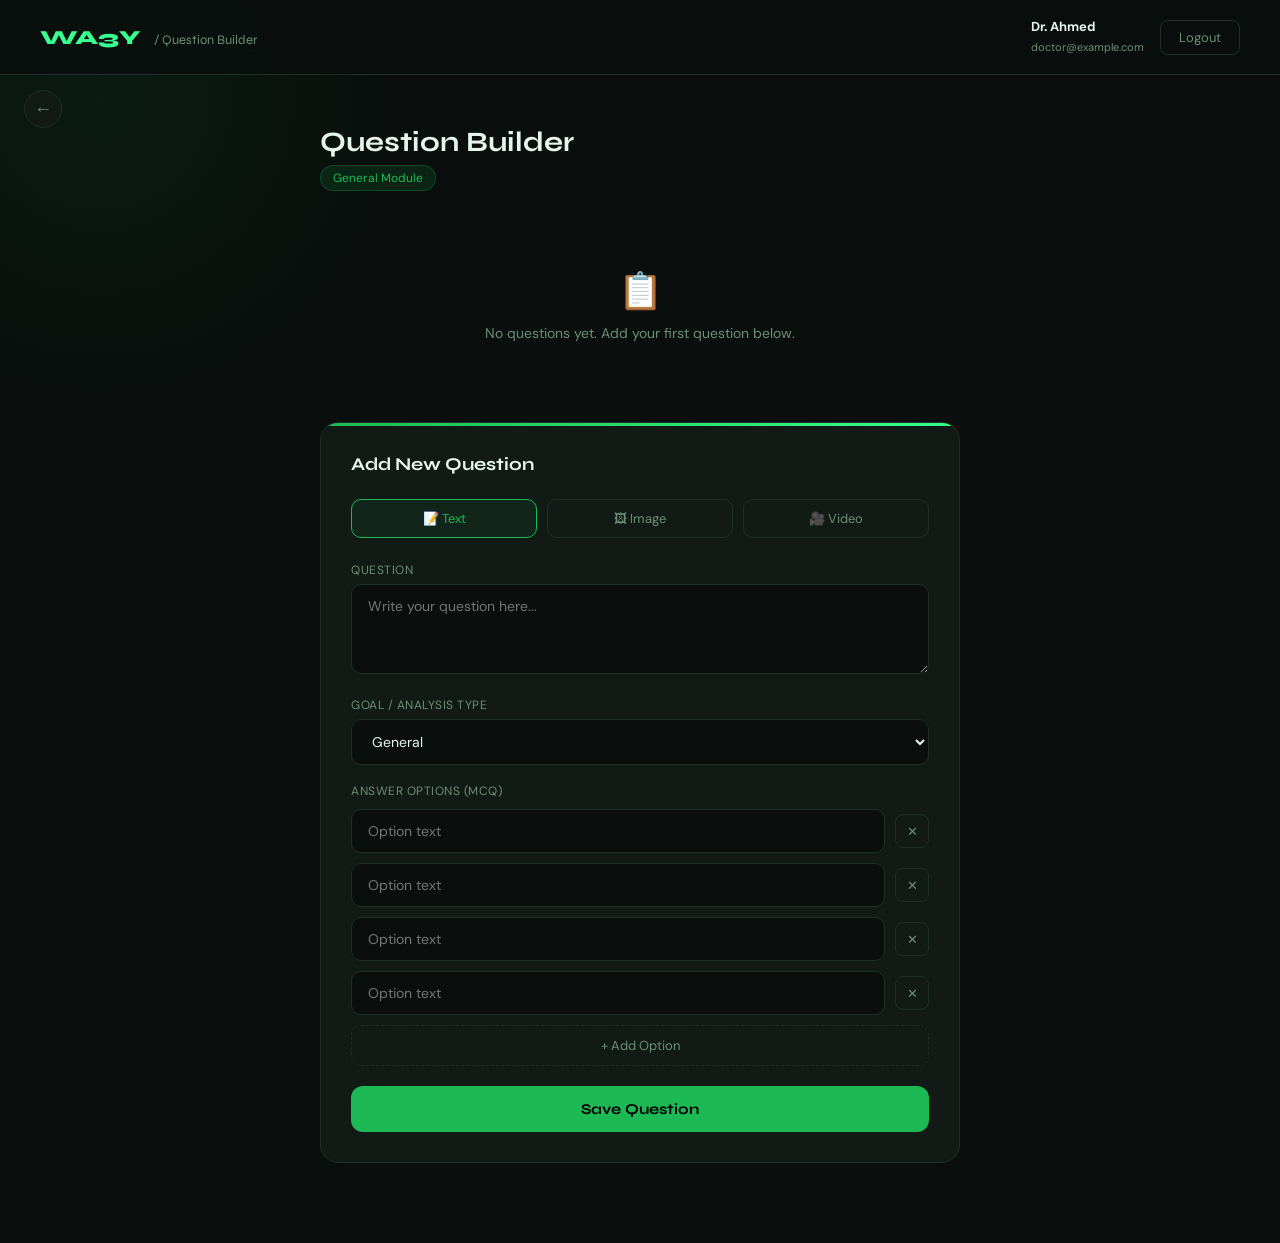
<file: admin part2.html>
<!DOCTYPE html>
<html lang="en">
<head>
<meta charset="UTF-8">
<meta name="viewport" content="width=device-width, initial-scale=1.0">
<title>Question Builder — WA3Y</title>
<link href="https://fonts.googleapis.com/css2?family=Syne:wght@400;600;700;800&family=DM+Sans:wght@300;400;500&display=swap" rel="stylesheet">
<style>
:root {
  --green: #1db954;
  --dark-green: #0d8c3e;
  --bg: #0a0f0d;
  --surface: #111a15;
  --surface2: #162019;
  --border: #1f3028;
  --text: #e8f5ee;
  --muted: #6b8f78;
  --accent: #39ff8e;
  --red: #ff4d4d;
}
* { margin: 0; padding: 0; box-sizing: border-box; }

body {
  font-family: 'DM Sans', sans-serif;
  background: var(--bg);
  color: var(--text);
  min-height: 100vh;
}

body::before {
  content: '';
  position: fixed; top: -200px; left: -200px;
  width: 600px; height: 600px;
  background: radial-gradient(circle, rgba(29,185,84,0.07), transparent 70%);
  pointer-events: none;
}

/* NAVBAR */
.navbar {
  display: flex; justify-content: space-between; align-items: center;
  padding: 18px 40px;
  background: rgba(10,15,13,0.85); backdrop-filter: blur(20px);
  border-bottom: 1px solid var(--border);
  position: sticky; top: 0; z-index: 100;
}
.nav-brand { font-family: 'Syne', sans-serif; font-size: 20px; font-weight: 800; color: var(--accent); }
.nav-brand span { color: var(--muted); font-weight: 400; font-size: 13px; margin-left: 8px; }
.right-nav { display: flex; align-items: center; gap: 16px; }
.doctor-info strong { display: block; font-size: 13px; }
.doctor-info small { color: var(--muted); font-size: 11px; }
.logout-btn {
  padding: 8px 18px; border: 1px solid var(--border);
  background: transparent; color: var(--muted); border-radius: 8px;
  cursor: pointer; font-family: 'DM Sans', sans-serif; font-size: 13px; transition: 0.2s;
}
.logout-btn:hover { border-color: var(--green); color: var(--green); }

/* BACK */
.back-btn {
  position: fixed; top: 90px; left: 24px;
  width: 38px; height: 38px;
  background: var(--surface); border: 1px solid var(--border);
  border-radius: 50%; color: var(--muted); font-size: 18px;
  cursor: pointer; display: flex; align-items: center; justify-content: center;
  transition: 0.2s; z-index: 50;
}
.back-btn:hover { border-color: var(--green); color: var(--green); }

/* MAIN */
.main { max-width: 680px; margin: 0 auto; padding: 50px 20px 80px; }

.page-title {
  font-family: 'Syne', sans-serif; font-size: 28px; font-weight: 700;
  margin-bottom: 6px;
}
.module-badge {
  display: inline-block; padding: 4px 12px;
  background: rgba(29,185,84,0.12); border: 1px solid rgba(29,185,84,0.25);
  border-radius: 20px; color: var(--green); font-size: 12px; margin-bottom: 36px;
}

/* QUESTION LIST */
.questions-list { margin-bottom: 40px; }
.q-card {
  background: var(--surface); border: 1px solid var(--border);
  border-radius: 14px; padding: 20px 22px; margin-bottom: 14px;
  display: flex; align-items: flex-start; gap: 16px; position: relative;
  transition: 0.2s;
}
.q-card:hover { border-color: var(--dark-green); }
.q-num {
  min-width: 32px; height: 32px;
  background: rgba(29,185,84,0.12); border-radius: 8px;
  display: flex; align-items: center; justify-content: center;
  font-family: 'Syne', sans-serif; font-weight: 700; font-size: 13px; color: var(--green);
}
.q-body { flex: 1; }
.q-text { font-size: 15px; margin-bottom: 10px; }
.q-options { display: flex; flex-wrap: wrap; gap: 8px; }
.q-option {
  padding: 4px 12px; border-radius: 20px;
  background: var(--surface2); border: 1px solid var(--border);
  font-size: 12px; color: var(--muted);
}
.q-goal {
  font-size: 11px; color: var(--green); margin-top: 8px;
  opacity: 0.8;
}
.q-delete {
  width: 28px; height: 28px; background: transparent;
  border: 1px solid var(--border); border-radius: 8px;
  color: var(--muted); cursor: pointer; font-size: 13px;
  display: flex; align-items: center; justify-content: center; transition: 0.2s;
}
.q-delete:hover { background: rgba(255,77,77,0.1); border-color: var(--red); color: var(--red); }

.empty-state {
  text-align: center; padding: 40px; color: var(--muted); font-size: 14px;
}
.empty-state .icon { font-size: 36px; margin-bottom: 10px; }

/* FORM BOX */
.form-box {
  background: var(--surface); border: 1px solid var(--border); border-radius: 18px;
  padding: 30px; position: relative; overflow: hidden;
}
.form-box::before {
  content: ''; position: absolute; top: 0; left: 0;
  width: 100%; height: 3px;
  background: linear-gradient(90deg, var(--green), var(--accent));
}

.form-box h3 {
  font-family: 'Syne', sans-serif; font-size: 18px; margin-bottom: 24px;
  color: var(--text);
}

/* TYPE SELECTOR */
.type-selector { display: flex; gap: 10px; margin-bottom: 24px; }
.type-btn {
  flex: 1; padding: 10px; border: 1px solid var(--border);
  background: transparent; border-radius: 10px; color: var(--muted);
  font-family: 'DM Sans', sans-serif; font-size: 13px; cursor: pointer; transition: 0.2s;
}
.type-btn.active { border-color: var(--green); color: var(--green); background: rgba(29,185,84,0.07); }

/* INPUTS */
label { display: block; font-size: 12px; color: var(--muted); margin-bottom: 6px; text-transform: uppercase; letter-spacing: 0.5px; }

input[type="text"], textarea, select {
  width: 100%; padding: 12px 16px;
  background: var(--bg); border: 1px solid var(--border);
  border-radius: 10px; color: var(--text);
  font-family: 'DM Sans', sans-serif; font-size: 14px;
  outline: none; transition: 0.2s; margin-bottom: 18px;
}
input[type="text"]:focus, textarea:focus, select:focus {
  border-color: var(--green); box-shadow: 0 0 0 3px rgba(29,185,84,0.08);
}
textarea { resize: vertical; min-height: 90px; }
select option { background: var(--bg); }

/* OPTIONS */
.options-label { font-size: 12px; color: var(--muted); text-transform: uppercase; letter-spacing: 0.5px; margin-bottom: 10px; }
.option-item {
  display: flex; gap: 10px; margin-bottom: 10px; align-items: center;
}
.option-item input { margin-bottom: 0; }
.del-opt {
  width: 34px; height: 34px; min-width: 34px;
  background: transparent; border: 1px solid var(--border);
  border-radius: 8px; color: var(--muted); cursor: pointer;
  display: flex; align-items: center; justify-content: center; transition: 0.2s;
}
.del-opt:hover { border-color: var(--red); color: var(--red); }

.btn-add-opt {
  width: 100%; padding: 11px; margin-bottom: 20px;
  background: transparent; border: 1px dashed var(--border);
  border-radius: 10px; color: var(--muted); cursor: pointer;
  font-family: 'DM Sans', sans-serif; font-size: 13px; transition: 0.2s;
}
.btn-add-opt:hover { border-color: var(--green); color: var(--green); }

.btn-save {
  width: 100%; padding: 14px;
  background: var(--green); color: #000;
  border: none; border-radius: 12px;
  font-family: 'Syne', sans-serif; font-weight: 700; font-size: 15px;
  cursor: pointer; transition: 0.2s;
}
.btn-save:hover { background: var(--accent); transform: translateY(-2px); box-shadow: 0 10px 25px rgba(29,185,84,0.25); }

/* MEDIA PREVIEW */
.media-preview { width: 100%; border-radius: 10px; margin-bottom: 18px; max-height: 200px; object-fit: cover; display: none; }

/* TOAST */
.toast {
  position: fixed; bottom: 30px; right: 30px;
  background: var(--green); color: #000;
  padding: 14px 24px; border-radius: 12px;
  font-family: 'Syne', sans-serif; font-weight: 600; font-size: 14px;
  transform: translateY(80px); opacity: 0; transition: 0.3s;
  z-index: 999;
}
.toast.show { transform: translateY(0); opacity: 1; }
</style>
</head>
<body>

<header class="navbar">
  <div class="nav-brand">WA3Y <span>/ Question Builder</span></div>
  <div class="right-nav">
    <div class="doctor-info">
      <strong>Dr. Ahmed</strong>
      <small>doctor@example.com</small>
    </div>
    <button class="logout-btn">Logout</button>
  </div>
</header>

<button class="back-btn" onclick="window.location.href='admin part.html'">←</button>

<main class="main">
  <div class="page-title">Question Builder</div>
  <div class="module-badge" id="moduleBadge">Loading module...</div>

  <!-- SAVED QUESTIONS -->
  <div class="questions-list" id="questionsList"></div>

  <!-- FORM -->
  <div class="form-box">
    <h3>Add New Question</h3>

    <div class="type-selector">
      <button class="type-btn active" onclick="setType('text', this)">📝 Text</button>
      <button class="type-btn" onclick="setType('image', this)">🖼 Image</button>
      <button class="type-btn" onclick="setType('video', this)">🎥 Video</button>
    </div>

    <label>Question</label>
    <textarea id="questionText" placeholder="Write your question here..."></textarea>

    <div id="mediaInput"></div>
    <img id="mediaPreview" class="media-preview">

    <label>Goal / Analysis Type</label>
    <select id="goalSelect">
      <option value="general">General</option>
      <option value="detect_anxiety">Detect Anxiety</option>
      <option value="detect_depression">Detect Depression</option>
      <option value="detect_lying">Detect Deception</option>
      <option value="detect_stress">Detect Stress</option>
    </select>

    <div class="options-label">Answer Options (MCQ)</div>
    <div id="optionsContainer"></div>
    <button class="btn-add-opt" onclick="addOption()">+ Add Option</button>

    <button class="btn-save" onclick="saveQuestion()">Save Question</button>
  </div>
</main>

<div class="toast" id="toast">✓ Question saved!</div>

<script>
let selectedType = 'text';
let currentModule = localStorage.getItem("currentModule") || "General Module";

document.getElementById("moduleBadge").textContent = currentModule;

// ---- TYPE ----
function setType(type, btn) {
  selectedType = type;
  document.querySelectorAll('.type-btn').forEach(b => b.classList.remove('active'));
  btn.classList.add('active');

  const mi = document.getElementById("mediaInput");
  const preview = document.getElementById("mediaPreview");
  mi.innerHTML = '';
  preview.style.display = 'none';

  if (type === 'image') {
    mi.innerHTML = `<label>Image</label><input type="file" accept="image/*" onchange="previewMedia(this,'image')">`;
  } else if (type === 'video') {
    mi.innerHTML = `<label>Video</label><input type="file" accept="video/*">`;
  }
}

function previewMedia(input, type) {
  const preview = document.getElementById("mediaPreview");
  if (type === 'image' && input.files[0]) {
    preview.src = URL.createObjectURL(input.files[0]);
    preview.style.display = 'block';
  }
}

// ---- OPTIONS ----
function addOption() {
  const container = document.getElementById("optionsContainer");
  const div = document.createElement("div");
  div.className = "option-item";
  div.innerHTML = `
    <input type="text" placeholder="Option text">
    <button class="del-opt" onclick="this.parentElement.remove()">✕</button>
  `;
  container.appendChild(div);
}

// Add 4 default options on load
window.addEventListener('DOMContentLoaded', () => {
  for (let i = 0; i < 4; i++) addOption();
  renderQuestions();
});

// ---- SAVE ----
function saveQuestion() {
  const text = document.getElementById("questionText").value.trim();
  const goal = document.getElementById("goalSelect").value;
  const opts = Array.from(document.querySelectorAll("#optionsContainer input"))
    .map(i => i.value.trim()).filter(v => v);

  if (!text) { alert("Please write a question"); return; }
  if (opts.length < 2) { alert("Add at least 2 options"); return; }

  const questions = getQuestions();
  questions.push({ id: Date.now(), module: currentModule, type: selectedType, text, goal, options: opts });
  saveQuestions(questions);
  renderQuestions();
  showToast();

  // Reset form
  document.getElementById("questionText").value = "";
  document.getElementById("optionsContainer").innerHTML = "";
  for (let i = 0; i < 4; i++) addOption();
  document.getElementById("mediaInput").innerHTML = "";
  document.getElementById("mediaPreview").style.display = 'none';
}

// ---- STORAGE ----
function getQuestions() {
  return JSON.parse(localStorage.getItem("wa3y_questions") || "[]");
}
function saveQuestions(q) {
  localStorage.setItem("wa3y_questions", JSON.stringify(q));
}

// ---- RENDER LIST ----
function renderQuestions() {
  const list = document.getElementById("questionsList");
  const questions = getQuestions().filter(q => q.module === currentModule);

  if (!questions.length) {
    list.innerHTML = `<div class="empty-state"><div class="icon">📋</div>No questions yet. Add your first question below.</div>`;
    return;
  }

  list.innerHTML = questions.map((q, i) => `
    <div class="q-card">
      <div class="q-num">Q${i+1}</div>
      <div class="q-body">
        <div class="q-text">${q.text}</div>
        <div class="q-options">
          ${q.options.map(o => `<span class="q-option">${o}</span>`).join('')}
        </div>
        <div class="q-goal">Goal: ${q.goal}</div>
      </div>
      <button class="q-delete" onclick="deleteQuestion(${q.id})">✕</button>
    </div>
  `).join('');
}

function deleteQuestion(id) {
  let questions = getQuestions().filter(q => q.id !== id);
  saveQuestions(questions);
  renderQuestions();
}

// ---- TOAST ----
function showToast() {
  const t = document.getElementById("toast");
  t.classList.add("show");
  setTimeout(() => t.classList.remove("show"), 2500);
}
</script>
</body>
</html>
</file>
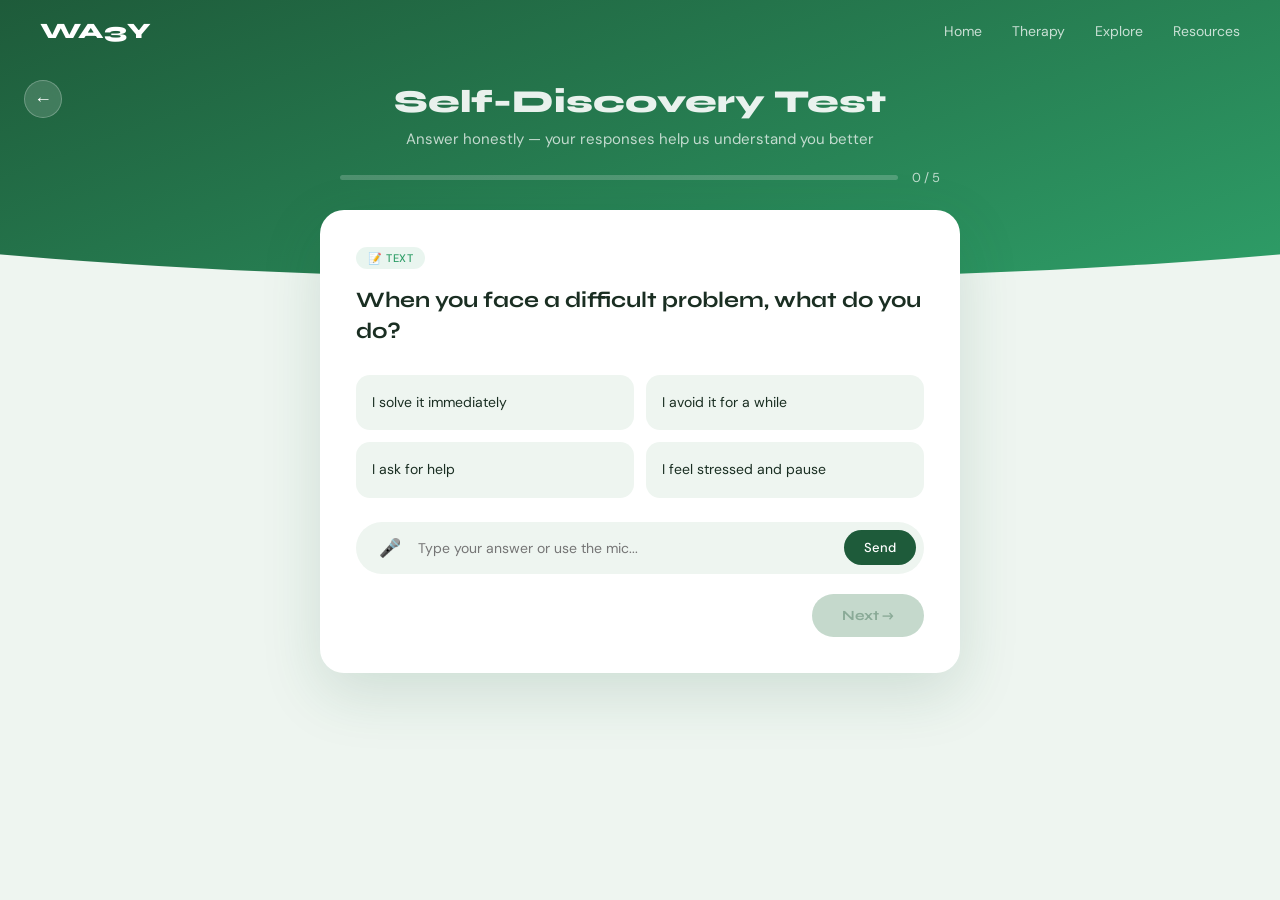
<file: party of exam.html>
<!DOCTYPE html>
<html lang="en">
<head>
<meta charset="UTF-8">
<meta name="viewport" content="width=device-width, initial-scale=1.0">
<title>WA3Y — Self Discovery Test</title>
<link href="https://fonts.googleapis.com/css2?family=Syne:wght@400;600;700;800&family=DM+Sans:ital,wght@0,300;0,400;0,500;1,300&display=swap" rel="stylesheet">
<style>
:root {
  --green: #2e9d67;
  --dark: #1e5b3a;
  --light-green: #b7d8b9;
  --bg: #eef5f0;
  --white: #ffffff;
  --text: #1a2e22;
  --muted: #6b8a74;
  --accent: #39c97a;
}

* { margin: 0; padding: 0; box-sizing: border-box; }

body {
  font-family: 'DM Sans', sans-serif;
  background: var(--bg);
  color: var(--text);
  min-height: 100vh;
}

body::before {
  content: '';
  position: fixed; top: 0; left: 0; right: 0; height: 280px;
  background: linear-gradient(160deg, var(--dark) 0%, var(--green) 100%);
  clip-path: ellipse(120% 100% at 50% 0%);
  z-index: 0;
}

/* NAVBAR */
.navbar {
  position: relative; z-index: 10;
  display: flex; align-items: center; justify-content: space-between;
  padding: 18px 40px;
}

.logo img { height: 34px; filter: brightness(0) invert(1); }
.logo-text { font-family: 'Syne', sans-serif; font-size: 22px; font-weight: 800; color: white; }

nav { display: flex; gap: 30px; }
nav a { color: rgba(255,255,255,0.75); text-decoration: none; font-size: 14px; transition: 0.2s; }
nav a:hover { color: white; }

/* BACK */
.back-btn {
  position: fixed; top: 80px; left: 24px;
  width: 38px; height: 38px; border-radius: 50%;
  background: rgba(255,255,255,0.15); backdrop-filter: blur(10px);
  border: 1px solid rgba(255,255,255,0.25);
  color: white; font-size: 18px; cursor: pointer;
  display: flex; align-items: center; justify-content: center;
  transition: 0.2s; z-index: 50;
}
.back-btn:hover { background: rgba(255,255,255,0.25); }

/* INTRO */
.intro {
  position: relative; z-index: 10;
  text-align: center; padding: 20px 20px 0;
  color: rgba(255,255,255,0.9);
}
.intro h1 { font-family: 'Syne', sans-serif; font-size: 32px; font-weight: 800; margin-bottom: 8px; }
.intro p { font-size: 15px; opacity: 0.8; }

/* PROGRESS */
.progress-wrap {
  position: relative; z-index: 10;
  max-width: 640px; margin: 20px auto 0; padding: 0 20px;
  display: flex; align-items: center; gap: 14px;
}
.progress-bar {
  flex: 1; height: 5px; background: rgba(255,255,255,0.2); border-radius: 10px; overflow: hidden;
}
.progress-fill {
  height: 100%; background: white; border-radius: 10px;
  transition: width 0.4s ease;
}
.progress-label { color: rgba(255,255,255,0.7); font-size: 13px; white-space: nowrap; }

/* CARD */
.card {
  position: relative; z-index: 10;
  background: var(--white);
  max-width: 640px; margin: 24px auto 40px;
  border-radius: 24px; padding: 36px;
  box-shadow: 0 20px 60px rgba(30,91,58,0.15);
  animation: slideUp 0.4s ease;
}

@keyframes slideUp {
  from { transform: translateY(20px); opacity: 0; }
  to { transform: translateY(0); opacity: 1; }
}

/* QUESTION TYPE BADGE */
.q-type-badge {
  display: inline-block; padding: 4px 12px;
  background: rgba(46,157,103,0.1); border-radius: 20px;
  color: var(--green); font-size: 11px; font-weight: 500; margin-bottom: 16px;
  text-transform: uppercase; letter-spacing: 0.5px;
}

#question {
  font-family: 'Syne', sans-serif; font-size: 22px; font-weight: 700;
  line-height: 1.4; margin-bottom: 28px; color: var(--text);
}

/* ANSWERS */
.answers { display: grid; grid-template-columns: 1fr 1fr; gap: 12px; margin-bottom: 24px; }

.answer {
  background: var(--bg); border: 2px solid transparent;
  padding: 16px 14px; border-radius: 14px;
  cursor: pointer; text-align: left; font-family: 'DM Sans', sans-serif;
  font-size: 14px; color: var(--text); transition: 0.25s;
  line-height: 1.4;
}
.answer:hover { background: #e0f0e8; border-color: var(--light-green); }
.answer.selected {
  background: var(--dark); color: white; border-color: var(--dark);
  transform: scale(1.02);
}

/* MEDIA in question */
.q-media { width: 100%; border-radius: 12px; margin-bottom: 20px; max-height: 220px; object-fit: cover; }

/* INPUT BAR */
.input-bar {
  display: flex; align-items: center; gap: 10px;
  background: var(--bg); border-radius: 50px; padding: 8px 8px 8px 16px;
  margin-bottom: 20px;
}
.input-bar input {
  flex: 1; border: none; background: transparent; outline: none;
  font-family: 'DM Sans', sans-serif; font-size: 14px; color: var(--text);
}
.icon-btn {
  width: 36px; height: 36px; border: none; background: none;
  font-size: 18px; cursor: pointer; border-radius: 50%; transition: 0.2s;
}
.icon-btn:hover { background: rgba(0,0,0,0.05); }
.icon-btn.recording { animation: pulse 1s infinite; }

@keyframes pulse { 0%,100% { opacity:1; } 50% { opacity:0.5; } }

.send-btn {
  padding: 9px 20px; background: var(--dark); color: white;
  border: none; border-radius: 50px; cursor: pointer;
  font-family: 'DM Sans', sans-serif; font-size: 13px; font-weight: 500; transition: 0.2s;
}
.send-btn:hover { background: var(--green); }

/* NEXT */
.next-wrap { display: flex; justify-content: flex-end; }

.next {
  padding: 13px 30px; border-radius: 50px;
  background: var(--green); color: white; border: none;
  font-family: 'Syne', sans-serif; font-weight: 700; font-size: 14px;
  cursor: pointer; transition: 0.25s; display: flex; align-items: center; gap: 8px;
}
.next:hover:not(:disabled) { background: var(--dark); transform: translateX(4px); }
.next:disabled { background: #c5d9cc; color: #8aaa97; cursor: not-allowed; }

/* THINKING OVERLAY */
.thinking {
  display: none; align-items: center; gap: 12px;
  padding: 14px 20px; background: rgba(46,157,103,0.07);
  border-radius: 12px; margin-bottom: 16px; font-size: 14px; color: var(--muted);
}
.thinking.show { display: flex; }
.spinner {
  width: 18px; height: 18px; border: 2px solid var(--light-green);
  border-top-color: var(--green); border-radius: 50%;
  animation: spin 0.7s linear infinite;
}
@keyframes spin { to { transform: rotate(360deg); } }

/* ===== REPORT ===== */
.report {
  position: relative; z-index: 10;
  max-width: 720px; margin: 0 auto 60px; padding: 0 20px;
  animation: slideUp 0.5s ease;
}

.report-header {
  text-align: center; margin-bottom: 32px; color: white;
}
.report-header h2 { font-family: 'Syne', sans-serif; font-size: 30px; font-weight: 800; }
.report-header p { opacity: 0.8; font-size: 15px; margin-top: 6px; }

/* SCORE CARD */
.score-card {
  background: white; border-radius: 24px; padding: 36px;
  box-shadow: 0 20px 60px rgba(30,91,58,0.12); margin-bottom: 20px;
}

.metrics-grid { display: grid; grid-template-columns: repeat(3, 1fr); gap: 20px; margin-bottom: 28px; }
.metric {
  background: var(--bg); border-radius: 16px; padding: 20px;
  text-align: center;
}
.metric-icon { font-size: 28px; margin-bottom: 8px; }
.metric-label { font-size: 11px; color: var(--muted); text-transform: uppercase; letter-spacing: 0.5px; margin-bottom: 6px; }
.metric-value { font-family: 'Syne', sans-serif; font-size: 22px; font-weight: 800; color: var(--dark); }

/* STATE INDICATOR */
.state-bar {
  background: var(--bg); border-radius: 16px; padding: 20px 24px;
  display: flex; align-items: center; gap: 16px; margin-bottom: 28px;
}
.state-dot { width: 14px; height: 14px; border-radius: 50%; }
.state-dot.stable { background: #2ecc71; box-shadow: 0 0 8px rgba(46,204,113,0.5); }
.state-dot.moderate { background: #f39c12; box-shadow: 0 0 8px rgba(243,156,18,0.5); }
.state-dot.critical { background: #e74c3c; box-shadow: 0 0 8px rgba(231,76,60,0.5); }
.state-text strong { display: block; font-family: 'Syne', sans-serif; font-size: 16px; }
.state-text span { font-size: 13px; color: var(--muted); }

/* STRESS METER */
.stress-meter { margin-bottom: 28px; }
.stress-meter-label { display: flex; justify-content: space-between; font-size: 13px; margin-bottom: 8px; }
.stress-meter-bar { height: 10px; background: var(--bg); border-radius: 10px; overflow: hidden; }
.stress-fill {
  height: 100%; border-radius: 10px;
  background: linear-gradient(90deg, #2ecc71, #f39c12, #e74c3c);
  transition: width 1s ease;
}

/* TABLE */
.detail-table {
  width: 100%; border-collapse: collapse; font-size: 14px; margin-top: 20px;
}
.detail-table th {
  text-align: left; padding: 12px 14px;
  background: var(--bg); color: var(--muted); font-weight: 500;
  font-size: 11px; text-transform: uppercase; letter-spacing: 0.5px;
}
.detail-table th:first-child { border-radius: 10px 0 0 10px; }
.detail-table th:last-child { border-radius: 0 10px 10px 0; }
.detail-table td { padding: 14px 14px; border-bottom: 1px solid var(--bg); }
.emotion-tag {
  display: inline-block; padding: 3px 10px; border-radius: 20px;
  font-size: 11px; font-weight: 500;
}
.emotion-tag.calm { background: rgba(46,204,113,0.15); color: #27ae60; }
.emotion-tag.stressed { background: rgba(231,76,60,0.15); color: #c0392b; }
.emotion-tag.neutral { background: rgba(52,152,219,0.15); color: #2980b9; }

.restart-btn {
  display: block; width: 100%; padding: 16px; margin-top: 24px;
  background: var(--dark); color: white; border: none; border-radius: 14px;
  font-family: 'Syne', sans-serif; font-weight: 700; font-size: 15px;
  cursor: pointer; transition: 0.25s;
}
.restart-btn:hover { background: var(--green); transform: translateY(-2px); }

/* WARNING */
.warning-box {
  background: #fff8e1; border: 1px solid #ffe082; border-radius: 12px;
  padding: 14px 18px; font-size: 13px; color: #795548; margin-bottom: 20px;
  display: flex; gap: 10px; align-items: flex-start;
}

.hidden { display: none !important; }

/* CAMERA */
#video {
  position: fixed; bottom: 10px; right: 10px;
  width: 120px; height: 90px; border-radius: 10px;
  opacity: 0.01; pointer-events: none;
}
#canvas { display: none; }
</style>
</head>
<body>

<header class="navbar">
  <div class="logo-text">WA3Y</div>
  <nav>
    <a href="#">Home</a>
    <a href="#">Therapy</a>
    <a href="#">Explore</a>
    <a href="#">Resources</a>
  </nav>
</header>

<button class="back-btn" onclick="history.back()">←</button>

<!-- INTRO -->
<section class="intro" id="introSection">
  <h1>Self-Discovery Test</h1>
  <p>Answer honestly — your responses help us understand you better</p>
</section>

<!-- PROGRESS -->
<div class="progress-wrap" id="progressWrap">
  <div class="progress-bar"><div class="progress-fill" id="progressFill" style="width:0%"></div></div>
  <span class="progress-label" id="progressLabel">0 / 0</span>
</div>

<!-- CARD -->
<div class="card" id="testCard">
  <div class="q-type-badge" id="typeBadge">📝 Text Question</div>
  <h2 id="question">Loading questions...</h2>

  <div class="answers" id="answersGrid">
    <button class="answer">A</button>
    <button class="answer">B</button>
    <button class="answer">C</button>
    <button class="answer">D</button>
  </div>

  <div class="input-bar">
    <button id="micBtn" class="icon-btn" title="Voice input">🎤</button>
    <input type="text" id="userInput" placeholder="Type your answer or use the mic...">
    <button id="sendBtn" class="send-btn">Send</button>
  </div>

  <div class="thinking" id="thinkingBar">
    <div class="spinner"></div>
    Analyzing your response...
  </div>

  <div class="next-wrap">
    <button class="next" id="nextBtn" disabled>Next →</button>
  </div>
</div>

<!-- REPORT -->
<div id="reportSection" class="report hidden">
  <div class="report-header">
    <h2>Your Psychological Report</h2>
    <p>Based on your responses and behavioral analysis</p>
  </div>

  <div class="score-card">
    <div class="metrics-grid">
      <div class="metric">
        <div class="metric-icon">🧠</div>
        <div class="metric-label">Emotion</div>
        <div class="metric-value" id="rEmotion">—</div>
      </div>
      <div class="metric">
        <div class="metric-icon">📊</div>
        <div class="metric-label">Avg Stress</div>
        <div class="metric-value" id="rStress">—</div>
      </div>
      <div class="metric">
        <div class="metric-icon">✅</div>
        <div class="metric-label">Questions</div>
        <div class="metric-value" id="rCount">—</div>
      </div>
    </div>

    <div class="state-bar">
      <div class="state-dot" id="stateDot"></div>
      <div class="state-text">
        <strong id="stateName">—</strong>
        <span id="stateDesc">—</span>
      </div>
    </div>

    <div class="stress-meter">
      <div class="stress-meter-label">
        <span>Stress Level</span>
        <span id="stressNum">0 / 10</span>
      </div>
      <div class="stress-meter-bar"><div class="stress-fill" id="stressFill" style="width:0%"></div></div>
    </div>

    <div id="cameraWarning" class="warning-box hidden">
      ⚠️ Camera was unavailable — visual analysis was skipped. Text responses were still analyzed.
    </div>

    <table class="detail-table">
      <thead>
        <tr>
          <th>#</th>
          <th>Question</th>
          <th>Your Answer</th>
          <th>Emotion</th>
          <th>Stress</th>
        </tr>
      </thead>
      <tbody id="reportRows"></tbody>
    </table>

    <button class="restart-btn" onclick="restartTest()">↺ Retake Test</button>
  </div>
</div>

<video id="video" autoplay playsinline></video>
<canvas id="canvas"></canvas>

<script>
// ============================================================
// LOAD QUESTIONS FROM LOCALSTORAGE (set by doctor)
// Falls back to built-in defaults if none saved
// ============================================================
const DEFAULT_QUESTIONS = [
  { text: "When you face a difficult problem, what do you do?", options: ["I solve it immediately","I avoid it for a while","I ask for help","I feel stressed and pause"], goal: "detect_stress" },
  { text: "How do you react to failure?", options: ["I try again quickly","I get frustrated but continue","I learn from others","I need time alone"], goal: "detect_anxiety" },
  { text: "In group work, you usually:", options: ["Take leadership","Do your part quietly","Support others","Avoid responsibility"], goal: "general" },
  { text: "When you're stressed, you prefer to:", options: ["Solve the issue","Distract yourself","Talk to someone","Stay alone"], goal: "detect_anxiety" },
  { text: "Your decision-making style is:", options: ["Fast and direct","Careful but slow","Based on advice","Emotional"], goal: "general" }
];

function loadQuestions() {
  const saved = JSON.parse(localStorage.getItem("wa3y_questions") || "[]");
  if (saved.length > 0) return saved;
  return DEFAULT_QUESTIONS;
}

// ============================================================
// STATE
// ============================================================
const questions = loadQuestions();
let currentIndex = 0;
let selectedAnswer = null;
let allResults = [];
let isProcessing = false;

// ============================================================
// ELEMENTS
// ============================================================
const questionEl   = document.getElementById("question");
const answersGrid  = document.getElementById("answersGrid");
const nextBtn      = document.getElementById("nextBtn");
const testCard     = document.getElementById("testCard");
const introSection = document.getElementById("introSection");
const reportSection= document.getElementById("reportSection");
const progressWrap = document.getElementById("progressWrap");
const progressFill = document.getElementById("progressFill");
const progressLabel= document.getElementById("progressLabel");
const thinkingBar  = document.getElementById("thinkingBar");
const typeBadge    = document.getElementById("typeBadge");
const userInput    = document.getElementById("userInput");
const sendBtn      = document.getElementById("sendBtn");
const micBtn       = document.getElementById("micBtn");
const video        = document.getElementById("video");
const canvas       = document.getElementById("canvas");

// ============================================================
// CAMERA
// ============================================================
navigator.mediaDevices.getUserMedia({ video: true, audio: false })
  .then(stream => { video.srcObject = stream; })
  .catch(() => {});

function captureImage() {
  if (!video || !canvas || !video.videoWidth) return null;
  canvas.width = video.videoWidth;
  canvas.height = video.videoHeight;
  canvas.getContext("2d").drawImage(video, 0, 0);
  return canvas.toDataURL("image/jpeg");
}

// ============================================================
// LOAD QUESTION
// ============================================================
function loadQuestion() {
  const q = questions[currentIndex];
  if (!q) return;

  questionEl.textContent = q.text || q.q;
  selectedAnswer = null;
  nextBtn.disabled = true;

  const opts = q.options || [];
  answersGrid.innerHTML = '';
  opts.forEach(opt => {
    const btn = document.createElement("button");
    btn.className = "answer";
    btn.textContent = opt;
    btn.addEventListener("click", () => {
      answersGrid.querySelectorAll(".answer").forEach(b => b.classList.remove("selected"));
      btn.classList.add("selected");
      selectedAnswer = opt;
      nextBtn.disabled = false;
    });
    answersGrid.appendChild(btn);
  });

  // type badge
  const icons = { text: "📝 Text", image: "🖼 Image + Text", video: "🎥 Video + Text" };
  typeBadge.textContent = icons[q.type] || "📝 Text";

  // progress
  const pct = Math.round((currentIndex / questions.length) * 100);
  progressFill.style.width = pct + "%";
  progressLabel.textContent = `${currentIndex} / ${questions.length}`;

  userInput.value = "";
}

loadQuestion();

// ============================================================
// SET GOAL on backend
// ============================================================
function setGoalOnBackend(goal) {
  fetch("http://localhost:8000/set-goal", {
    method: "POST", headers: { "Content-Type": "application/json" },
    body: JSON.stringify({ goal })
  }).catch(() => {});
}
setGoalOnBackend(questions[0]?.goal || "general");

// ============================================================
// SEND TO BACKEND
// ============================================================
async function sendToBackend(answer, question) {
  thinkingBar.classList.add("show");

  let analyzeResult = null;
  let processResult = null;

  try {
    const analyzeRes = await fetch("http://localhost:8000/analyze", {
      method: "POST", headers: { "Content-Type": "application/json" },
      body: JSON.stringify({ question: question.text || question.q, answer, index: currentIndex })
    });
    if (analyzeRes.ok) analyzeResult = await analyzeRes.json();
  } catch (e) {}

  try {
    const img = captureImage();
    if (img) {
      const processRes = await fetch("http://localhost:8000/process", {
        method: "POST", headers: { "Content-Type": "application/json" },
        body: JSON.stringify({ image: img, audio_features: { tone: "neutral", energy: 0.5 }, question_topic: question.goal || "general" })
      });
      if (processRes.ok) processResult = await processRes.json();
    }
  } catch (e) {}

  thinkingBar.classList.remove("show");

  allResults.push({
    question: question.text || question.q,
    answer,
    goal: question.goal,
    analyze: analyzeResult,
    process: processResult
  });
}

// ============================================================
// NEXT
// ============================================================
nextBtn.addEventListener("click", async () => {
  if (!selectedAnswer || isProcessing) return;
  isProcessing = true;
  nextBtn.disabled = true;

  await sendToBackend(selectedAnswer, questions[currentIndex]);
  currentIndex++;

  if (currentIndex < questions.length) {
    setGoalOnBackend(questions[currentIndex].goal || "general");
    loadQuestion();
  } else {
    finishTest();
  }
  isProcessing = false;
});

// ============================================================
// SEND TEXT
// ============================================================
sendBtn.addEventListener("click", async () => {
  const text = userInput.value.trim();
  if (!text || isProcessing) return;
  isProcessing = true;
  selectedAnswer = text;

  await sendToBackend(text, questions[currentIndex]);
  currentIndex++;

  if (currentIndex < questions.length) {
    loadQuestion();
  } else {
    finishTest();
  }
  isProcessing = false;
});

// ============================================================
// MIC
// ============================================================
let recognition = null;
let isListening = false;
const Speech = window.SpeechRecognition || window.webkitSpeechRecognition;
if (Speech) {
  recognition = new Speech();
  recognition.lang = "en-US";
  recognition.onresult = e => { userInput.value = e.results[0][0].transcript; };
  recognition.onend = () => { isListening = false; micBtn.textContent = "🎤"; micBtn.classList.remove("recording"); };
}
micBtn.addEventListener("click", () => {
  if (!recognition) return;
  if (isListening) { recognition.stop(); }
  else { recognition.start(); isListening = true; micBtn.textContent = "⏹"; micBtn.classList.add("recording"); }
});

// ============================================================
// FINISH
// ============================================================
function finishTest() {
  testCard.classList.add("hidden");
  introSection.classList.add("hidden");
  progressWrap.classList.add("hidden");
  reportSection.classList.remove("hidden");

  const processResults = allResults.map(r => r.process).filter(Boolean);
  const hasCamera = processResults.length > 0;

  const avgStress = hasCamera
    ? (processResults.reduce((s, r) => s + (r.fusion?.stress_level ?? 0), 0) / processResults.length).toFixed(1)
    : "N/A";

  const last = processResults[processResults.length - 1];
  const finalState = last?.final_decision?.final_state ?? "stable";
  const finalEmotion = last?.fusion?.emotion ?? (allResults[0]?.analyze?.emotion ?? "neutral");

  // Fill metrics
  document.getElementById("rEmotion").textContent = capitalize(finalEmotion);
  document.getElementById("rStress").textContent = avgStress === "N/A" ? "N/A" : avgStress + "/10";
  document.getElementById("rCount").textContent = allResults.length;

  const dot = document.getElementById("stateDot");
  dot.className = "state-dot " + finalState;
  document.getElementById("stateName").textContent = capitalize(finalState);
  const stateDescs = {
    stable: "No significant concerns detected.",
    moderate: "Some stress patterns observed. Consider self-care.",
    critical: "High stress levels detected. Speaking to a professional is recommended."
  };
  document.getElementById("stateDesc").textContent = stateDescs[finalState] || "";

  if (avgStress !== "N/A") {
    const pct = Math.min(parseFloat(avgStress) * 10, 100);
    document.getElementById("stressFill").style.width = pct + "%";
    document.getElementById("stressNum").textContent = avgStress + " / 10";
  }

  if (!hasCamera) document.getElementById("cameraWarning").classList.remove("hidden");

  // Table rows
  const tbody = document.getElementById("reportRows");
  tbody.innerHTML = allResults.map((r, i) => {
    const stress = r.process?.fusion?.stress_level ?? "—";
    const emotion = r.analyze?.emotion ?? r.process?.fusion?.emotion ?? "—";
    const tag = emotion !== "—" ? `<span class="emotion-tag ${emotion}">${capitalize(emotion)}</span>` : "—";
    return `
      <tr>
        <td>${i + 1}</td>
        <td style="max-width:220px;font-size:13px">${r.question}</td>
        <td style="font-size:13px;color:var(--muted)">${r.answer}</td>
        <td>${tag}</td>
        <td>${stress}</td>
      </tr>`;
  }).join("");
}

// ============================================================
// RESTART
// ============================================================
function restartTest() {
  currentIndex = 0; selectedAnswer = null; allResults = [];
  testCard.classList.remove("hidden");
  introSection.classList.remove("hidden");
  progressWrap.classList.remove("hidden");
  reportSection.classList.add("hidden");
  document.getElementById("cameraWarning").classList.add("hidden");
  loadQuestion();
}
window.restartTest = restartTest;

function capitalize(s) { return s ? s.charAt(0).toUpperCase() + s.slice(1) : s; }
</script>
</body>
</html>
</file>
